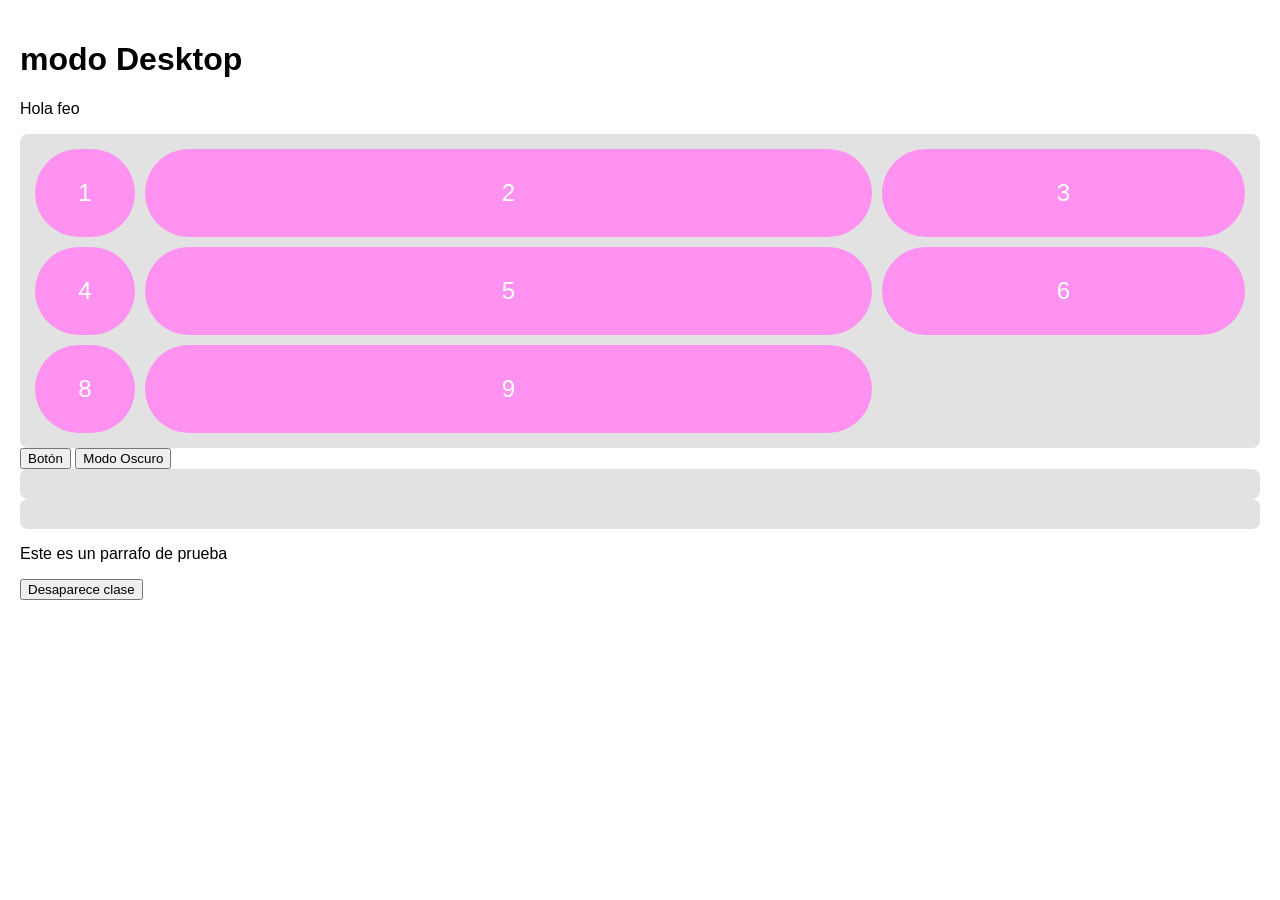
<file: INPUT/codigo/css1/index.html>
<!DOCTYPE html>
<html lang="es">
<head>
  <meta charset="UTF-8">
  <meta name="viewport" content="width=device-width, initial-scale=1.0">
  <title>Estado 2 — Grid Básico (para completar en clase)</title>
  <style>
    body {
      margin: 0;
      font-family: Arial, sans-serif;
      padding: 20px;
    }
body.dark-mode {
  background-color: #333;
  color:#f3f2f2;
}
    .grid-container {
      
      display: grid ;
      grid-template-columns: 100px 2fr 1fr;
       gap:10px;
      
      @media (min-width: 500px) {
      .grid-item {
        background-color: black; 
        }
       }
      
       @media (min-width: 700px) {
      .grid-item {
        border-radius: 50px;
        background-color: rgb(255, 146, 240); 
        }
       }
     
      background-color: #e2e2e2;
      padding: 15px;
      border-radius: 8px;
    }

    .grid-item {
      background-color: #aa4bc2;
      color: white;
      padding: 30px;
      text-align: center;
      font-size: 1.5rem;
      border-radius: 6px;
    }

    @media (min-width: 600px){
.grid-item-2 {
    display:none;
}

    }
    .grid-item-2{
      background-color: #8724a0;
      color: white;
      padding: 30px;
      text-align: center;
      font-size: 1.5rem;
      border-radius: 6px;
    }

    .grid-item-3{
      background-color: #71098b;
      color: white;
      padding: 30px;
      text-align: center;
      font-size: 1.5rem;
      border-radius: 6px;
    }

  </style>
</head>
<body>
  <h1 id="titulo">Mi Primer Grid</h1>
  <p id="descripción">Grid con 3 columnas de 200px cada una — completa los TODO del CSS.</p>

  <div class="grid-container">
    <div class="grid-item">1</div>
    <div class="grid-item">2</div>
    <div class="grid-item">3</div>
    <div class="grid-item">4</div>
    <div class="grid-item">5</div>
    <div class="grid-item">6</div>
    <div id="item8" class="grid-item">8</div>
    <div id="demo" class="grid-item">9</div>
  </div>

 

  <button id="boton">Botón</button>
  <button id="boton2">Modo Oscuro</button>

   <div id="caja2" class="grid-container">
    <div class="grid-item-2">1</div>
    <div class="grid-item-2">2</div>
    <div class="grid-item-2">3</div>
  </div>

  <div id="caja3" class="grid-container">
    <div class="grid-item-3">4</div>
    <div class="grid-item-3">5</div>
    <div class="grid-item-3">6</div>
  </div>

  <p> Este es un parrafo de prueba</p>

  <div id="caja3" class="grid-container-4"> 
    <div class="grid-item-3">7</div>
    <div class="grid-item-3">8</div>
    <div class="grid-item-3">9</div>
  </div>

  <button id="btn3">Desaparece clase</button>

  <script>

const titulo = document.getElementById("titulo");
const descripcion = document.getElementById ("descripción");
let demoDiv = document.getElementById("demo");
let btnMsg = document.getElementById("boton");
btnMsg.addEventListener("click", function () {
  demoDiv.textContent = "holis";
});

let btnMsgg = document.getElementById("boton2");
btnMsgg.addEventListener("click", function () {
  document.body.classList.toggle("dark-mode");
  if (document.body.classList.contains("dark-mode")) {
    btnMsgg.textContent = "Modo Claro";
  } else {
    btnMsgg.textContent = "Modo Oscuro";
  }
});

let gridItems3 = document.querySelectorAll(".grid-item-3");
let mediaQuery600 = window.matchMedia("(min-width: 600px)");

function toggleGridItems3(event) {
  gridItems3.forEach(function (item) {
    item.style.display = event.matches ? "none" : "";
  });
}

 function handleResize() { }
 
  const gc4 = document.querySelector('.grid-container-4')
  
const btn3=document.getElementById ("btn3")

  btn3.addEventListener("click", function (){
    alert ("Hola mundoo 3");
    gc4.style.display="none"; });

    function resize () {
       if (window.innerWidth >=1024) {
            titulo.textContent="modo Desktop";
            descripcion.textContent="Hola feo";
      }
      else if (window.innerWidth>= 768)
{ 
  titulo.textContent="modo Tablet"
  descripcion.textContent="Chao feo";
}
else {
  titulo.textContent="modo telefono";
  descripcion.textContent=":)))"
    }
}
    
window.addEventListener ("resize", resize);

resize ();

toggleGridItems3(mediaQuery600);
mediaQuery600.addEventListener("change", toggleGridItems3);

  </script>
</body>
</html>
</file>
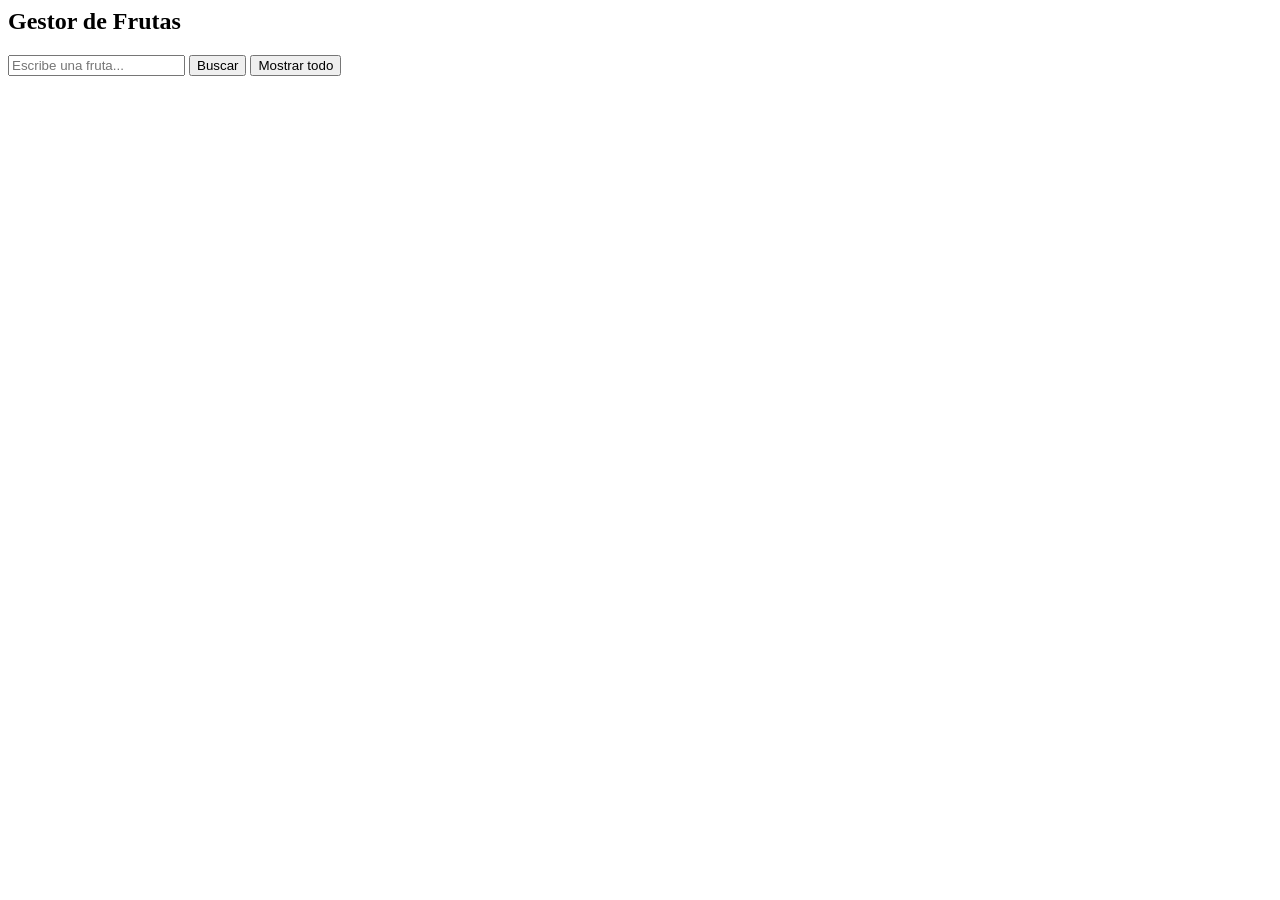
<file: INPUT/arrays/arr1.html>
<body>
  <h2>Gestor de Frutas</h2>

  <input type="text" id="campo" placeholder="Escribe una fruta...">
  <button onclick="buscar()">Buscar</button>
  <button onclick="mostrarTodo()">Mostrar todo</button>

  <p id="resultado"></p>
  <ul id="lista"></ul>

  <script>
    let frutas = ["manzana","pera","uva","mango",
                  "piña","fresa","melon","kiwi",
                  "naranja","limon","papaya","banano"];

    function mostrarMensaje(texto) {
      document.getElementById("resultado").textContent = texto;
    }

    function obtenerValor() {
      let val = document.getElementById("campo").value.trim().toLowerCase();
      if (val === "") {
        mostrarMensaje("El campo no puede estar vacio.");
        return null;
      }
      return val;
    }

    function buscar() {
      let val = obtenerValor();
      if (!val) return;
      let indice = frutas.indexOf(val);
      if (indice !== -1) {
        mostrarMensaje("Encontrada en posicion " + indice + ".");
      } else {
        mostrarMensaje("No esta en la lista.");
      }
    }

    function mostrarTodo() {
      let lista = document.getElementById("lista");
      lista.innerHTML = "";
      frutas.forEach(function(fruta, i) {
        lista.innerHTML += "<li>" + (i + 1) + ". " + fruta + "</li>";
      });
      mostrarMensaje("Lista actualizada — " + frutas.length + " frutas.");
    }
  </script>
</body>
</file>
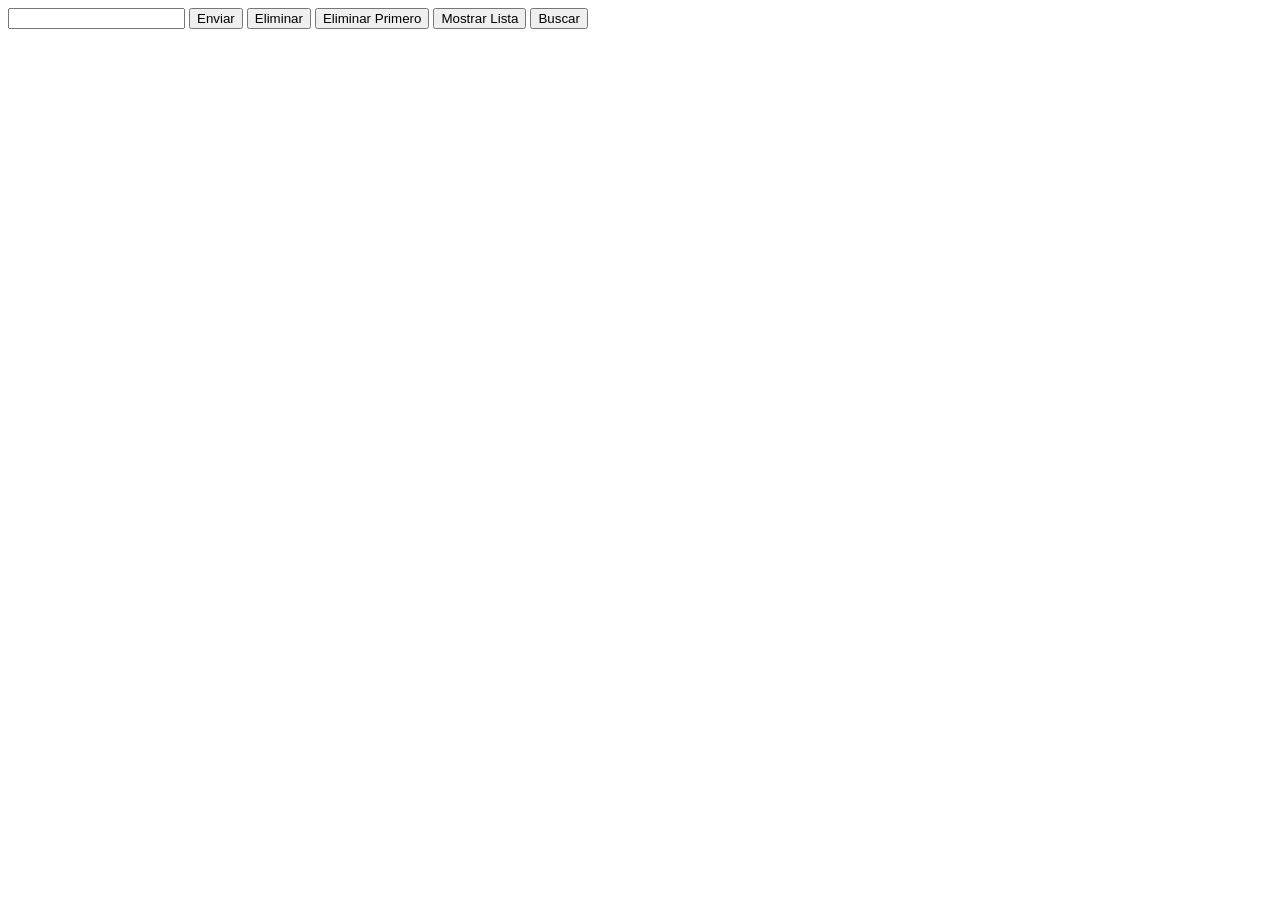
<file: INPUT/arrays/arr2.html>
<!DOCTYPE html>
<html lang="es">
<head>
  <meta charset="UTF-8">
  <title>arr2</title>
</head>

<body>
  <input type="text" id="textInput">
  <button id="btn">Enviar</button>
  <button id="btn2">Eliminar</button>
  <button id="btn3" >Eliminar Primero</button>
  <button id="btn4">Mostrar Lista</button>
  <button id="btn5">Buscar</button>

  <p id="resultado"></p>
  <ul id="lista"></ul>

  <script>
    //arreglo añadido//
    let arr=["manzana","pera","uva","mango","piña","fresa","melon","kiwi","naranja","limon","papaya","banano"];

    const textInput = document.getElementById('textInput');
    const btn = document.getElementById('btn');
    const resultado = document.getElementById("resultado");
    const btn2 = document.getElementById('btn2');
    const btn3 = document.getElementById('btn3');
    const btn4 = document.getElementById('btn4');
    const lista = document.getElementById('lista');
    const btn5 = document.getElementById('btn5');
    
    btn.addEventListener("click", function(){
      console.log("input:", textInput.value.trim().toLowerCase());
      resultado.textContent = "Valor ingresado: " + textInput.value.trim().toLowerCase();
 
      //agrgar el valor ingresado al arreglo//
      arr.push(textInput.value.trim().toLowerCase());

      //agrgar el valor ingresado al inicio de ese arreglo"//
      arr.unshift(textInput.value.trim().toLowerCase());
    });

    
function eliminarUltimo(){
if (arr.length > 0) {
    let eliminado = arr.pop();
    resultado.textContent = "Ultimo elemento eliminado: " + eliminado;

} else {
  resultado.textContent = "El arreglo esta vacio.";
}
}

    btn2.addEventListener("click", eliminarUltimo);


function eliminarPrimero(){
if (arr.length > 0) {
    let eliminado = arr.shift();
    resultado.textContent = "Primer elemento eliminado: " + eliminado;
    mostrarLista();
} else {
    resultado.textContent = "El arreglo esta vacio.";
}
}

    btn3.addEventListener("click", eliminarPrimero);


function mostrarLista(){
  lista.innerHTML = "";
  arr.forEach(function(item){
    let li = document.createElement("li");
    li.textContent = item;
    lista.appendChild(li);
  });
}

    btn4.addEventListener("click", mostrarLista);


    function buscarElemento() {
      let valorBuscado = textInput.value.trim().toLowerCase();
      let indice = arr.indexOf(valorBuscado);

      if (indice !== -1) {
        resultado.textContent = "Elemento encontrado en la posicion: " + indice;
      } else {
        resultado.textContent = "Elemento no encontrado en el arreglo.";
      }
    }

    btn5.addEventListener("click", buscarElemento);
</script>
</body>
</html>
</file>
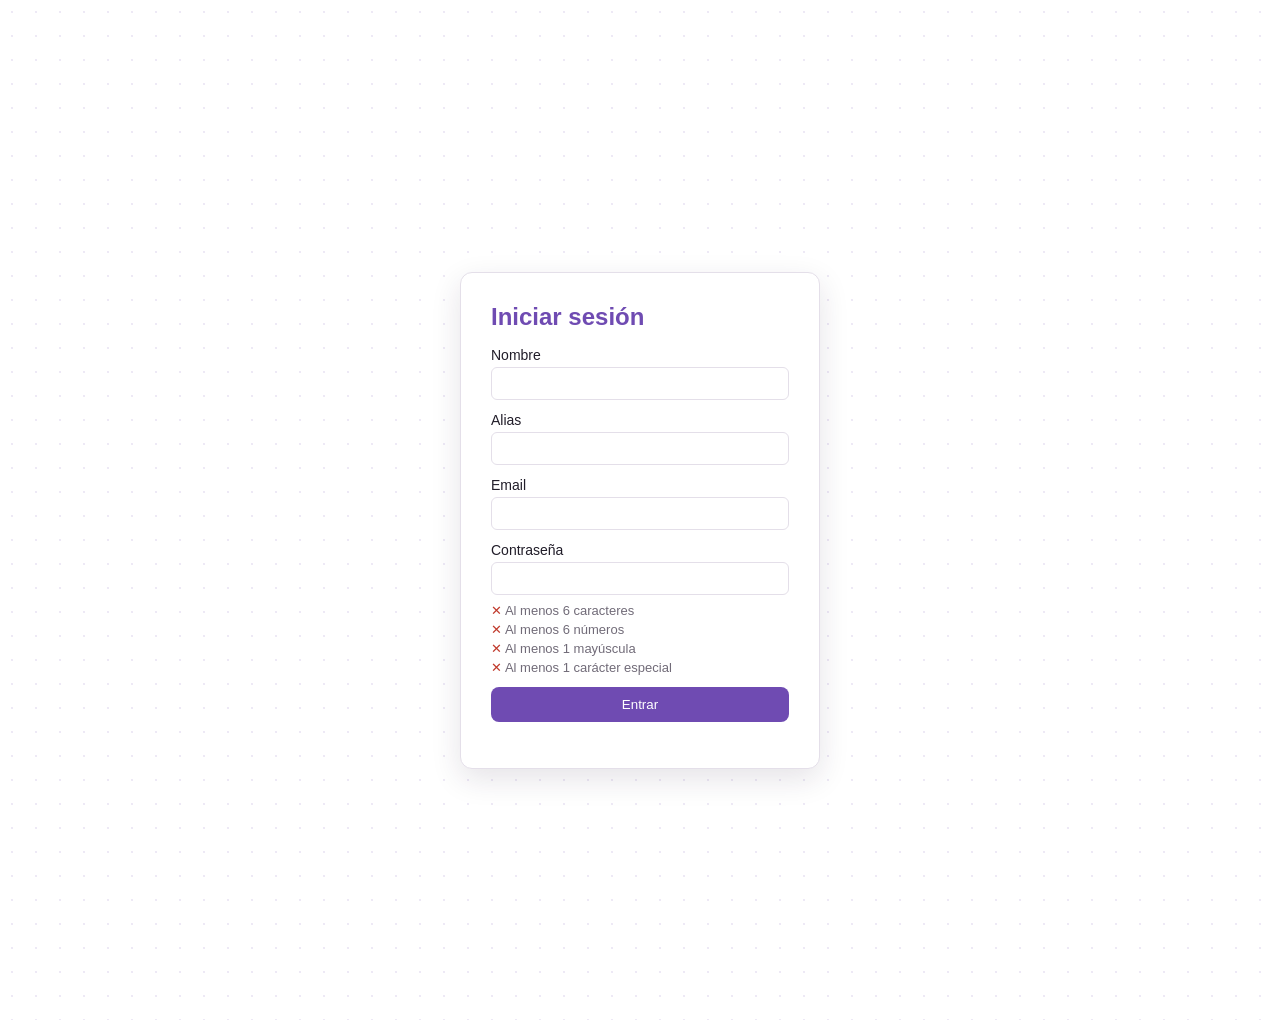
<file: INPUT/proyecto1/game.html>
<html lang="es">
<head>
  <meta charset="UTF-8">
  <meta name="viewport" content="width=device-width, initial-scale=1.0">
  <title>Game - Login</title>
  <link rel="stylesheet" href="style.css">
</head>

<body>

  <div class="login" id="login-game">
    <div class="login-tarjeta">
      <h1>Iniciar sesión</h1>

      <form class="formulario" id="form-login-game">
        <label>
          Nombre
          <input type="text" name="nombre" required>
        </label>
        <label>
          Alias
          <input type="text" name="alias" required>
        </label>
        <label>
          Email
          <input type="text" name="email" required>
        </label>
        <p class="login-error" id="email-error-game" hidden>
          El email no tiene un formato válido.
        </p>
        <label>
          Contraseña
          <input type="password" name="password" required>
        </label>
        <ul class="password-checklist" id="password-checklist"></ul>
        <p class="login-error" id="login-error-game" hidden>
          La contraseña no cumple los requisitos.
        </p>
        <p class="login-error" id="credenciales-error-game" hidden>
          Email o contraseña incorrectos.
        </p>
        <p class="login-exito" id="login-exito-game" hidden></p>
        <button type="submit">Entrar</button>
      </form>
    </div>
  </div>

  <section class="juego-memoria" id="juego-memoria" hidden>
    <header class="juego-header">
      <div class="juego-logo">🎴 Memoria BTS</div>
      <div class="juego-hud">
        <div class="juego-hud-item">
          <span class="juego-hud-valor" id="juego-timer">00:00</span>
          <span class="juego-hud-label">Tiempo</span>
        </div>
        <div class="juego-hud-divider"></div>
        <div class="juego-hud-item">
          <span class="juego-hud-valor" id="juego-intentos">0</span>
          <span class="juego-hud-label">Intentos</span>
        </div>
        <div class="juego-hud-item">
          <span class="juego-hud-valor" id="juego-pares">0/6</span>
          <span class="juego-hud-label">Pares</span>
        </div>
        <div class="juego-hud-divider"></div>
        <button type="button" id="juego-btn-reiniciar" class="filtro-boton">↺ Reiniciar</button>
      </div>
    </header>

    <div class="juego-tablero" id="juego-tablero"></div>

    <div class="juego-overlay" id="juego-overlay-victoria">
      <div class="juego-modal">
        <div class="juego-trofeo">🏆</div>
        <h2>¡Encontraste todos los pares!</h2>
        <div class="juego-stats">
          <div class="juego-stat">
            <span class="juego-stat-num" id="juego-stat-tiempo">--:--</span>
            <span class="juego-stat-label">Tiempo</span>
          </div>
          <div class="juego-stat">
            <span class="juego-stat-num" id="juego-stat-intentos">0</span>
            <span class="juego-stat-label">Intentos</span>
          </div>
        </div>
        <button type="button" id="juego-btn-de-nuevo" class="filtro-boton activo">Jugar de nuevo</button>
      </div>
    </div>
  </section>

  <script src="data.js"></script>
  <script src="game.js"></script>

</body>
</html>
</file>
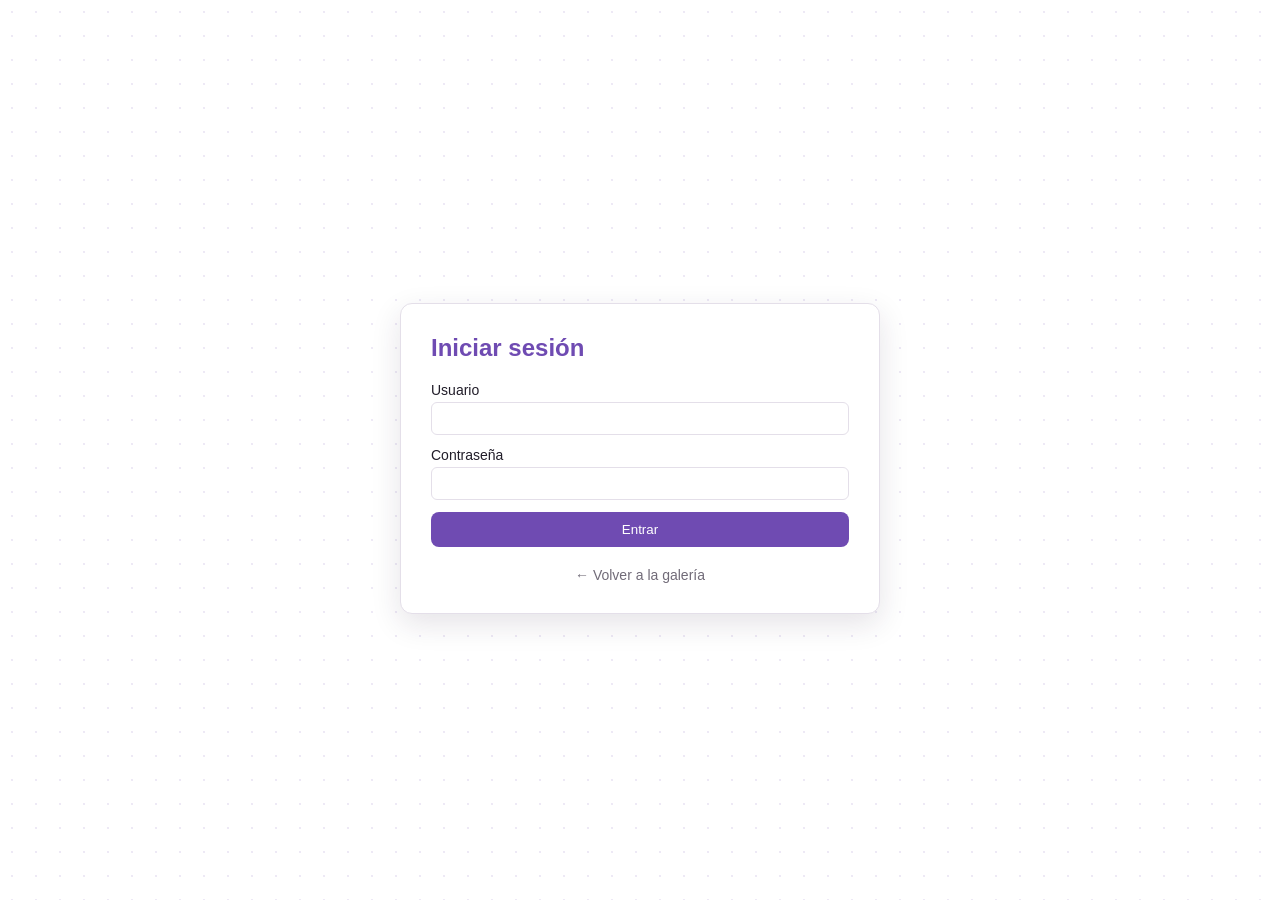
<file: INPUT/proyecto1/gestion.html>
<!DOCTYPE html>
<html lang="es">
<head>
  <meta charset="UTF-8">
  <meta name="viewport" content="width=device-width, initial-scale=1.0">
  <title>Gestión de álbumes BTS</title>
  <link rel="stylesheet" href="style.css">
</head>

<body class="pagina-gestion">

  <section class="login" id="login">
    <form id="form-login" class="formulario login-tarjeta">
      <h1>Iniciar sesión</h1>
      <label>Usuario
        <input type="text" name="usuario" autocomplete="username" required>
      </label>
      <label>Contraseña
        <input type="password" name="password" autocomplete="current-password" required>
      </label>
      <p class="login-error" id="login-error" hidden>Usuario o contraseña incorrectos.</p>
      <button type="submit">Entrar</button>
      <a class="sidebar-volver" href="index.html">← Volver a la galería</a>
    </form>
  </section>

  <div class="panel-admin" id="panel-admin" hidden>

  <aside class="sidebar">
    <h2>Gestión</h2>
    <nav>
      <button class="sidebar-item activo" data-vista="todos">Mostrar todos</button>
      <button class="sidebar-item" data-vista="crear">Crear álbum</button>
      <button class="sidebar-item" data-vista="leer">Consultar álbum</button>
      <button class="sidebar-item" data-vista="actualizar">Actualizar álbum</button>
      <button class="sidebar-item" data-vista="eliminar">Eliminar álbum</button>
      <button class="sidebar-item" data-vista="usuarios">Usuarios registrados</button>
    </nav>
    <a class="sidebar-volver" href="index.html">← Volver a la galería</a>
  </aside>

  <main class="contenido">

    <section class="vista" id="vista-todos">
      <h1>Todos los álbumes</h1>
      <table id="tabla-albums">
        <thead>
          <tr><th>Nombre</th><th>Año</th><th>Tipo</th><th>Era</th><th>Canciones</th><th>Favorito</th></tr>
        </thead>
        <tbody></tbody>
      </table>
    </section>

    <section class="vista" id="vista-crear" hidden>
      <h1>Crear álbum</h1>
      <form id="form-crear" class="formulario"></form>
    </section>

    <section class="vista" id="vista-leer" hidden>
      <h1>Consultar álbum</h1>
      <select id="select-leer"></select>
      <div id="detalle"></div>
    </section>

    <section class="vista" id="vista-actualizar" hidden>
      <h1>Actualizar álbum</h1>
      <select id="select-actualizar"></select>
      <form id="form-actualizar" class="formulario"></form>
    </section>

    <section class="vista" id="vista-eliminar" hidden>
      <h1>Eliminar álbum</h1>
      <select id="select-eliminar"></select>
      <button id="btn-eliminar" class="btn-eliminar">Eliminar</button>
    </section>

    <section class="vista" id="vista-usuarios" hidden>
      <h1>Usuarios registrados</h1>
      <p class="filtro-vacio" id="usuarios-vacio" hidden>Todavía no se registró ningún usuario.</p>
      <table id="tabla-usuarios">
        <thead>
          <tr><th>Nombre</th><th>Alias</th><th>Email</th><th>Contraseña</th></tr>
        </thead>
        <tbody></tbody>
      </table>
    </section>

  </main>

  </div>

  <script src="credenciales.js"></script>
  <script src="login.js"></script>
  <script src="data.js"></script>
  <script src="gestion.js"></script>

</body>
</html>
</file>
<file: INPUT/proyecto1/style.css>
/*-----Estilos Generales----------------------------*/

/*Estas variables tienen los colores principales de la galería. Asi pude reutilizarlos en diferentes partes del diseño para mantener una apariencia .*/

:root {
  --fondo: #f5f3f8;
  --tarjeta: #ffffff;
  --texto: #211d29;
  --texto-secundario: #716b78;
  --morado: #6f4bb2;
  --morado-claro: #eee8f8;
  --borde: #e4dfe9;
  --sombra: rgba(40, 25, 55, 0.12);
}

body {
  margin: 0;
  padding: 70px 40px 50px;
  font-family: Arial, Helvetica, sans-serif;
  background-image: radial-gradient(
    rgba(111, 75, 178, 0.12) 1px,
    transparent 1px
  );
  background-size: 24px 24px;
  color: var(--texto);
  transition:
    background 0.8s ease,
    color 0.4s ease;
}

* {box-sizing: border-box;}


/*-----Boton DarkMode----------------------------*/

.btn-dark {
  position: fixed;
  top: 20px;
  right: 25px;
  z-index: 1000;
  padding: 12px 18px;
  border: none;
  border-radius: 25px;
  background: #211d29;
  color: white;
  font-size: 14px;
  font-weight: bold;
  cursor: pointer;
  box-shadow: 0 5px 15px rgba(0, 0, 0, 0.15);
  transition:
    transform 0.3s ease,
    background 0.3s ease;
}

.btn-dark:hover {
  transform: scale(1.05);
}


body.dark-mode {
  --fondo: #15121a;
  --tarjeta: #211d29;
  --texto: #f7f3fa;
  --texto-secundario: #b9b1c1;
  --morado: #b08be8;
  --morado-claro: #332b3d;
  --borde: #3b3345;
  --sombra: rgba(0, 0, 0, 0.35);


  background-color: #15121a;
  background-image: radial-gradient(
    rgba(176, 139, 232, 0.12) 1px,
    transparent 1px);
  background-size: 24px 24px;
}

body.dark-mode .btn-dark {
  background: white;
  color: #211d29;
}


/*-----Encabezado de la galeria----------------------------*/

.encabezado {
  max-width: 1000px;
  margin: 0 auto 45px;
  text-align: center;
}

.etiqueta {
  margin: 0 0 10px;
  color: var(--morado);
  font-size: 13px;
  font-weight: bold;
  font-style: italic;
  letter-spacing: 3px;
}

.encabezado h1 {
  margin: 0;
  font-family: Georgia, "Times New Roman", serif;
  font-size: clamp(40px, 7vw, 76px);
  line-height: 0.95;
  letter-spacing: -3px;
}

.intro {
  max-width: 600px;
  margin: 20px auto 0;
  color: var(--texto-secundario);
  font-size: 16px;
  line-height: 1.6;
}


/*-----Boton volver a todos los albumes----------------------*/

.btn-volver {
  display: none;
  margin: 0 auto 30px;
  padding: 12px 20px;
  border: 1px solid var(--borde);
  border-radius: 25px;
  background: var(--tarjeta);
  color: var(--texto);
  font-size: 14px;
  font-weight: bold;
  cursor: pointer;
  box-shadow: 0 6px 20px var(--sombra);
  transition:
    transform 0.3s ease,
    background 0.3s ease,
    box-shadow 0.3s ease;
}

.btn-volver:hover {
  transform: translateY(-3px);
  background: var(--morado-claro);
  box-shadow:
    0 8px 25px var(--sombra),
    0 5px 25px rgba(111, 75, 178, 0.25);
}

.btn-volver.mostrar {
  display: block;
}


/*-----Filtros por año y estilo----------------------------*/

.filtros {
  max-width: 1250px;
  margin: 0 auto 30px;
  display: flex;
  flex-direction: column;
  gap: 12px;
}

.filtro-grupo {
  display: flex;
  align-items: center;
  justify-content: center;
  flex-wrap: wrap;
  gap: 10px;
}

.filtro-titulo {
  min-width: 55px;
  color: var(--morado);
  font-size: 13px;
  font-weight: bold;
  letter-spacing: 2px;
  text-transform: uppercase;
}

.filtro-botones {
  display: flex;
  flex-wrap: wrap;
  gap: 8px;
}

.filtro-boton {
  padding: 8px 16px;
  border: 1px solid var(--borde);
  border-radius: 25px;
  background: var(--tarjeta);
  color: var(--texto);
  font-size: 14px;
  cursor: pointer;
  transition:
    background 0.3s ease,
    color 0.3s ease,
    transform 0.3s ease;
}

.filtro-boton:hover {
  transform: translateY(-2px);
  background: var(--morado-claro);
}

.filtro-boton.activo {
  border-color: var(--morado);
  background: var(--morado);
  color: var(--tarjeta);
}

.filtro-vacio {
  margin: 0;
  color: var(--texto-secundario);
  font-size: 14px;
}


/*-----Slider vertical de año----------------------------*/

/* Flotante: position fixed + top 50% con translateY(-50%) lo centra en la mitad
de la ventana sin importar cuánto mida la galería, igual que btn-dark en su esquina. */

.filtro-año-lateral {
  position: fixed;
  left: 25px;
  top: 50%;
  transform: translateY(-50%);
  z-index: 900;
  display: flex;
  flex-direction: column;
  align-items: center;
  gap: 12px;
  padding: 16px 12px;
  background: var(--tarjeta);
  border: 1px solid var(--borde);
  border-radius: 18px;
  box-shadow: 0 10px 30px var(--sombra);
}

.filtro-año-control {
  display: flex;
  flex-direction: column;
  align-items: center;
  gap: 14px;
}

.slider-año-wrap {
  display: flex;
  flex-direction: column;
  align-items: center;
  gap: 6px;
}

.slider-año {
  writing-mode: vertical-lr;
  direction: rtl;
  -webkit-appearance: slider-vertical;
  appearance: slider-vertical;
  width: 8px;
  height: 140px;
  accent-color: var(--morado);
  cursor: pointer;
}

.slider-año-valor {
  min-width: 46px;
  padding: 4px 8px;
  border-radius: 12px;
  background: var(--morado-claro);
  color: var(--morado);
  font-size: 12px;
  font-weight: bold;
  text-align: center;
}


/*-----Layout galeria + filtro lateral de año----------------------------*/

/* El filtro de año es flotante (position: fixed), así que no ocupa espacio en el flujo:
este contenedor solo centra la galería como antes. */

.galeria-layout {
  max-width: 1250px;
  margin: 0 auto;
}


/*-----Galeria de los albunes----------------------------*/

.galeria {
  display: grid;
  grid-template-columns: repeat(3, 1fr);
  gap: 25px;
}


/*-----Tarjeta en general---------------------------*/

.card {
  overflow: hidden;
  background: var(--tarjeta);
  border: 1px solid var(--borde);
  border-radius: 22px;
  box-shadow:
    0 10px 65px var(--sombra),
    0 10px 55px rgba(111, 75, 178, 0.30);

  transition:
    transform 0.35s ease,
    box-shadow 0.35s ease,
    background 0.4s ease;

  animation: aparecer 0.6s ease both;
}

.card:hover {
  transform: translateY(-8px) scale(1.03);
  box-shadow:
    0 18px 40px var(--sombra),
    0 10px 45px rgba(111, 75, 178, 0.32);
}

.card.seleccionada {
  transform: scale(1.08);
  position: relative;
  z-index: 10;
  box-shadow:
    0 25px 60px var(--sombra),
    0 12px 55px rgba(111, 75, 178, 0.38);
}


/*-----Brillo de las tarjetas en modo oscuro---------------*/

body.dark-mode .card {
  box-shadow:
    0 10px 30px rgba(0, 0, 0, 0.45),
    0 8px 45px rgba(176, 139, 232, 0.35);
}

body.dark-mode .card:hover {
  box-shadow:
    0 18px 40px rgba(0, 0, 0, 0.50),
    0 10px 55px rgba(194, 156, 255, 0.55);
}

body.dark-mode .card.seleccionada {
  box-shadow:
    0 25px 60px rgba(0, 0, 0, 0.55),
    0 12px 65px rgba(194, 156, 255, 0.65);
}


.galeria.mostrar-una {
  display: flex;

  justify-content: center;

  align-items: flex-start;
}

.galeria.mostrar-una .card:not(.seleccionada) {
  display: none;
}

.galeria.mostrar-una .card.seleccionada {
  width: min(600px, 90vw);

  transform: scale(1);
}


/*-----Portada del album----------------------------*/

.card-imagen {
  width: 100%;
  height: 330px;
  object-fit: cover;
  display: block;
  transition: transform 0.5s ease;
}

.card:hover .card-imagen {
  transform: scale(1.04);
}


/*-----Contenido del album----------------------------*/

.card-body {
  padding: 22px;
}

.card-header {
  display: flex;
  justify-content: space-between;
  align-items: flex-start;
  gap: 15px;
  margin-bottom: 10px;
}

.card-nombre {
  margin: 0;
  font-size: 21px;
  line-height: 1.2;
}

.card-año {
  flex-shrink: 0;
  padding: 6px 10px;
  border-radius: 20px;
  background: var(--morado-claro);
  color: var(--morado);
  font-size: 12px;
  font-weight: bold;
}

.card-subtitle {
  margin: 0 0 15px;
  color: var(--texto-secundario);
  font-size: 13px;
}


/*-----Estadístcas del album----------------------------*/

.card-stats {
  display: grid;
  grid-template-columns: repeat(2, 1fr);
  gap: 10px;
  margin-bottom: 18px;
}

.stat {
  padding: 10px;
  border-radius: 12px;
  background: var(--morado-claro);
}

.stat-label {
  display: block;
  margin-bottom: 4px;
  color: var(--texto-secundario);
  font-size: 10px;
  text-transform: uppercase;
  letter-spacing: 1px;
}

.stat-value {
  font-size: 13px;
  font-weight: bold;
}


/*-----Descripción del album----------------------------*/

.card-descripcion {
  margin: 0 0 18px;
  color: var(--texto-secundario);
  font-size: 14px;
  line-height: 1.6;
}


/*-----Canciones Destacadas----------------------------*/

.card-canciones-titulo {
  margin: 0 0 10px;
  font-size: 12px;
  text-transform: uppercase;
  letter-spacing: 1px;
}

.card-canciones {
  display: flex;
  flex-wrap: wrap;
  gap: 7px;
  padding: 0;
  margin: 0;
  list-style: none;
}

.card-canciones li {
  padding: 6px 9px;
  border: 1px solid var(--borde);
  border-radius: 20px;
  color: var(--texto-secundario);
  font-size: 11px;
  transition:
    background 0.3s ease,
    color 0.3s ease;
}

.card-canciones li:hover {
  background: #6f4bb2;
  color: white;
}


/*-----Animacion de aparición----------------------------*/

@keyframes aparecer {

  from {
    opacity: 0;
    transform: translateY(20px);
  }

  to {
    opacity: 1;
    transform: translateY(0);
  }

}


/*-----Responsive----------------------------*/

@media (max-width: 900px) {
  body {
    padding: 70px 25px 40px;
  }
  .galeria {
    grid-template-columns: repeat(2, 1fr);
  }

}


@media (max-width: 600px) {
  body {
    padding: 75px 15px 30px;
  }
  .filtro-año-lateral {
    position: static;
    transform: none;
    flex-direction: row;
    margin: 0 auto 20px;
    width: fit-content;
  }
  .galeria {
    grid-template-columns: 1fr;
  }

  .card-imagen {
    height: 300px;
  }
  .encabezado h1 {
    letter-spacing: -2px;
  }
  .btn-dark {
    top: 15px;

    right: 15px;
  }

}


@media (min-width: 1000px) {
  .galeria {
    grid-template-columns: repeat(3, 1fr);
  }
  .card-imagen {
    height: 320px;
  }
  .card-nombre {
    font-size: 1.7rem;
  }
  .card-descripcion {
    font-size: 0.95rem;
  }
  .stat-value {
    font-size: 1.1rem;
  }

}

/*-----Página de gestión----------------------------*/

.pagina-gestion { padding: 0; min-height: 100vh; }

.panel-admin { display: flex; min-height: 100vh; }
.panel-admin[hidden], .login[hidden] { display: none; }

.login { display: flex; align-items: center; justify-content: center; min-height: 100vh; padding: 20px; }
.login-tarjeta { width: 100%; max-width: 360px; padding: 30px; background: var(--tarjeta); border: 1px solid var(--borde); border-radius: 12px; box-shadow: 0 10px 30px var(--sombra); }
.login-tarjeta h1 { margin: 0 0 8px; color: var(--morado); font-size: 24px; }
.login-error { margin: 0; color: #c0392b; font-size: 14px; }
.login-exito { margin: 0; color: #2e8b57; font-size: 14px; }

.password-checklist { list-style: none; margin: -4px 0 0; padding: 0; display: flex; flex-direction: column; gap: 4px; font-size: 13px; }
.password-checklist li { color: var(--texto-secundario); }
.password-checklist li::before { content: "✕ "; color: #c0392b; }
.password-checklist li.cumple { color: var(--morado); }
.password-checklist li.cumple::before { content: "✓ "; color: var(--morado); }
.login-tarjeta .sidebar-volver { margin-top: 8px; text-align: center; font-size: 14px; }

.sidebar {
  width: 220px;
  flex-shrink: 0;
  padding: 30px 16px;
  background: var(--tarjeta);
  border-right: 1px solid var(--borde);
}

.sidebar h2 { margin: 0 0 20px; color: var(--morado); }
.sidebar nav { display: flex; flex-direction: column; gap: 8px; }

.sidebar-item {
  padding: 10px 12px;
  border: none;
  border-radius: 8px;
  background: transparent;
  color: var(--texto);
  text-align: left;
  cursor: pointer;
}

.sidebar-item:hover, .sidebar-item.activo { background: var(--morado-claro); color: var(--morado); }
.sidebar-volver { display: block; margin-top: 30px; color: var(--texto-secundario); text-decoration: none; }

.contenido { flex: 1; padding: 40px; overflow-x: auto; }

.pagina-gestion table { width: 100%; border-collapse: collapse; background: var(--tarjeta); }
.pagina-gestion th, .pagina-gestion td { padding: 10px; border-bottom: 1px solid var(--borde); text-align: left; }

.formulario { display: flex; flex-direction: column; gap: 12px; max-width: 480px; margin-top: 16px; }
.formulario label { display: flex; flex-direction: column; gap: 4px; font-size: 14px; }
.formulario input[type="text"], .formulario input[type="number"], .formulario input[type="password"], .contenido select { padding: 8px; border: 1px solid var(--borde); border-radius: 6px; }
.formulario button { padding: 10px; border: none; border-radius: 8px; background: var(--morado); color: #fff; cursor: pointer; }

@media (max-width: 700px) {
  .panel-admin { flex-direction: column; }
  .sidebar { width: 100%; }
}

.btn-eliminar { margin-left: 12px; padding: 8px 16px; border: none; border-radius: 8px; background: #c0392b; color: #fff; cursor: pointer; }


/*-----Juego de memoria----------------------------*/

.juego-memoria[hidden] { display: none; }

.juego-memoria {
  max-width: 900px;
  margin: 0 auto;
  padding: 30px 20px 60px;
}

.juego-header {
  display: flex;
  flex-wrap: wrap;
  align-items: center;
  justify-content: space-between;
  gap: 16px;
  margin-bottom: 25px;
}

.juego-logo {
  font-family: Georgia, "Times New Roman", serif;
  font-size: 22px;
  color: var(--morado);
}

.juego-hud { display: flex; align-items: center; gap: 18px; }

.juego-hud-item { display: flex; flex-direction: column; align-items: center; gap: 2px; min-width: 48px; }
.juego-hud-valor { font-size: 18px; font-weight: bold; color: var(--morado); line-height: 1; }
.juego-hud-label { font-size: 10px; color: var(--texto-secundario); text-transform: uppercase; letter-spacing: 1px; }
.juego-hud-divider { width: 1px; height: 28px; background: var(--borde); }

.juego-tablero {
  display: grid;
  grid-template-columns: repeat(4, 1fr);
  gap: 14px;
}

.juego-carta { aspect-ratio: 3 / 4; perspective: 1000px; cursor: pointer; }
.juego-carta.encontrada { cursor: default; pointer-events: none; }

.juego-carta-inner {
  position: relative;
  width: 100%;
  height: 100%;
  transform-style: preserve-3d;
  transition: transform 0.5s cubic-bezier(0.4, 0, 0.2, 1);
  border-radius: 14px;
}

.juego-carta.volteada .juego-carta-inner,
.juego-carta.encontrada .juego-carta-inner {
  transform: rotateY(180deg);
}

.juego-carta-frente, .juego-carta-dorso {
  position: absolute;
  inset: 0;
  border-radius: 14px;
  backface-visibility: hidden;
  -webkit-backface-visibility: hidden;
  overflow: hidden;
}

.juego-carta-frente {
  background: var(--morado);
  display: flex;
  align-items: center;
  justify-content: center;
  font-size: 28px;
}

.juego-carta-dorso {
  background: var(--tarjeta);
  border: 1px solid var(--borde);
  transform: rotateY(180deg);
  display: flex;
  flex-direction: column;
}

.juego-carta-dorso img { width: 100%; height: 65%; object-fit: cover; }

.juego-carta-info { flex: 1; padding: 6px 8px; display: flex; flex-direction: column; justify-content: center; gap: 2px; }
.juego-carta-nombre { margin: 0; font-size: 11px; font-weight: bold; line-height: 1.2; }
.juego-carta-año { margin: 0; font-size: 10px; color: var(--morado); }

.juego-carta.encontrada .juego-carta-dorso { border-color: var(--morado); box-shadow: 0 0 0 2px var(--morado); }

.juego-overlay {
  display: none;
  position: fixed;
  inset: 0;
  background: rgba(20, 15, 30, 0.7);
  z-index: 100;
  align-items: center;
  justify-content: center;
}

.juego-overlay.visible { display: flex; }

.juego-modal {
  background: var(--tarjeta);
  border: 1px solid var(--borde);
  border-radius: 20px;
  padding: 36px 30px;
  text-align: center;
  max-width: 360px;
  width: 90%;
  box-shadow: 0 20px 50px var(--sombra);
}

.juego-trofeo { font-size: 42px; margin-bottom: 10px; }
.juego-modal h2 { margin: 0 0 20px; color: var(--morado); font-size: 20px; }

.juego-stats { display: flex; justify-content: center; gap: 30px; margin-bottom: 24px; }
.juego-stat { display: flex; flex-direction: column; gap: 2px; }
.juego-stat-num { font-size: 20px; font-weight: bold; }
.juego-stat-label { font-size: 11px; color: var(--texto-secundario); text-transform: uppercase; letter-spacing: 1px; }

@media (max-width: 600px) {
  .juego-tablero { grid-template-columns: repeat(3, 1fr); gap: 10px; }
}
</file>
